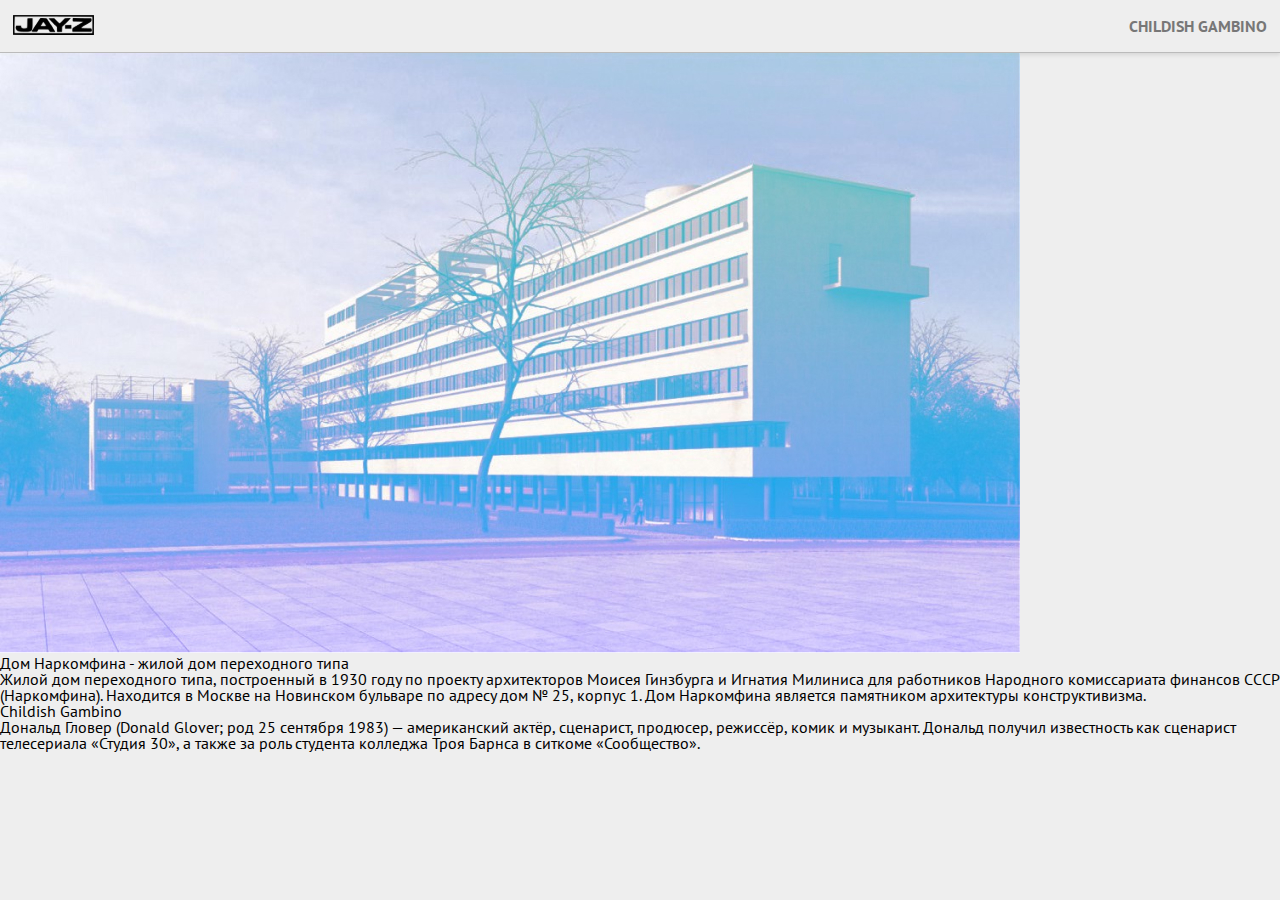
<file: index.html>
<!DOCTYPE html>
<html lang="en" dir="ltr">
  <head>
    <meta charset="utf-8">
    <meta name="viewport" content="width=device-width">
    <title>Главная</title>
    <link rel="stylesheet" href="stylesheets/style.css">
    <link rel="icon" type="image/x-icon" href="images/favicon.ico" />
    <link rel="icon" type="image/png" href="images/favicon.png" />
    <style media="screen">
      body {
        background: #eee;
      }
    </style>
  </head>
  <body>
   <div class="">
    <!-- шапка -->
    <div class="menubar">
      <a href="narkom.html"><img src="images/logo.svg" alt=""></a>
      <a href="indexx.html">CHILDISH GAMBINO</a>
    </div>

    <div class="index_item">
      <img src="images/narkomfin.jpg" alt="">
      <h1>Дом Наркомфина - жилой дом переходного типа</h1>
      <p>Жилой дом переходного типа, построенный в 1930 году по проекту архитекторов Моисея Гинзбурга и Игнатия Милиниса для работников Народного комиссариата финансов СССР (Наркомфина). Находится в Москве на Новинском бульваре по адресу дом № 25, корпус 1. Дом Наркомфина является памятником архитектуры конструктивизма.</p>
      <a href="jayz.html"></a>
    </div>
    <div class="index_item">
      <h1>Childish Gambino</h1>
      <p>Дональд Гловер (Donald Glover; род 25 сентября 1983) — американский актёр, сценарист, продюсер, режиссёр, комик и музыкант. Дональд получил известность как сценарист телесериала «Студия 30», а также за роль студента колледжа Троя Барнса в ситкоме «Сообщество».</p>
      <a href="childishgambino.html"></a>
    </div>

  </body>
</html>
</file>
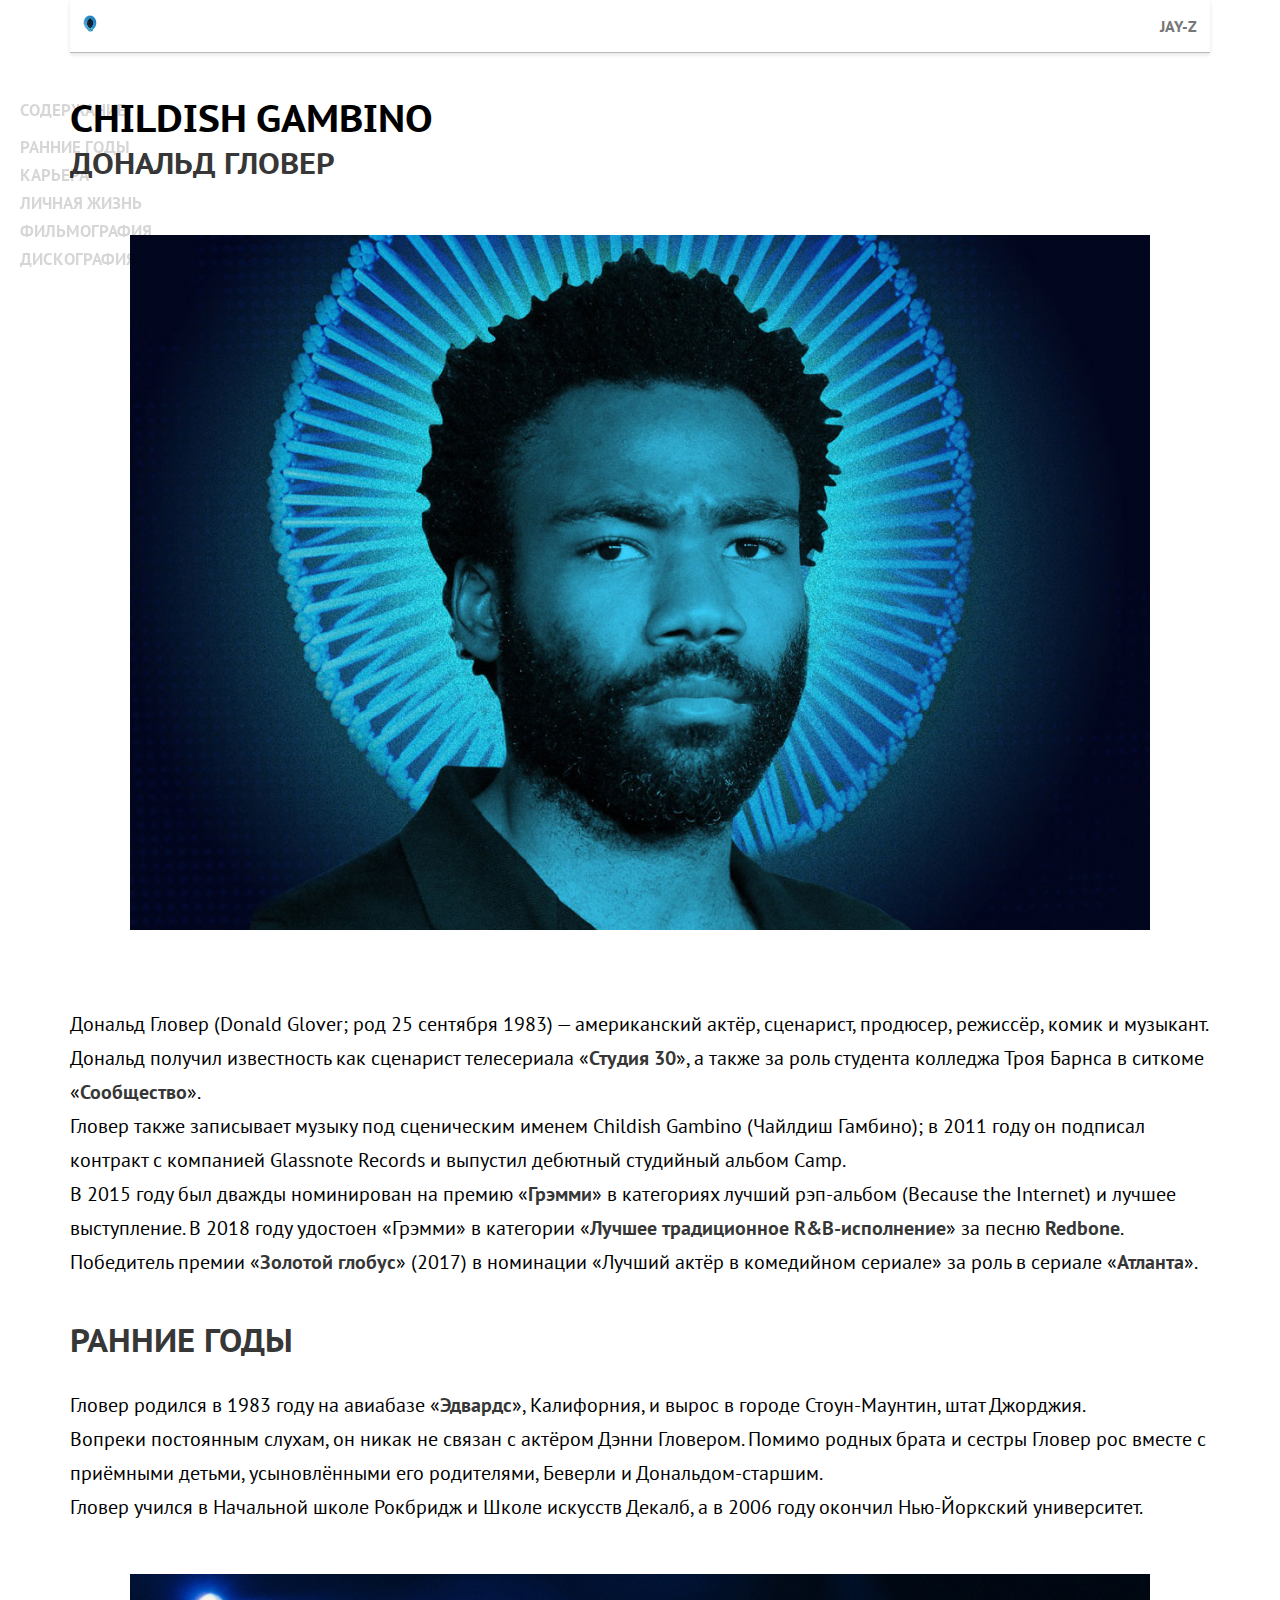
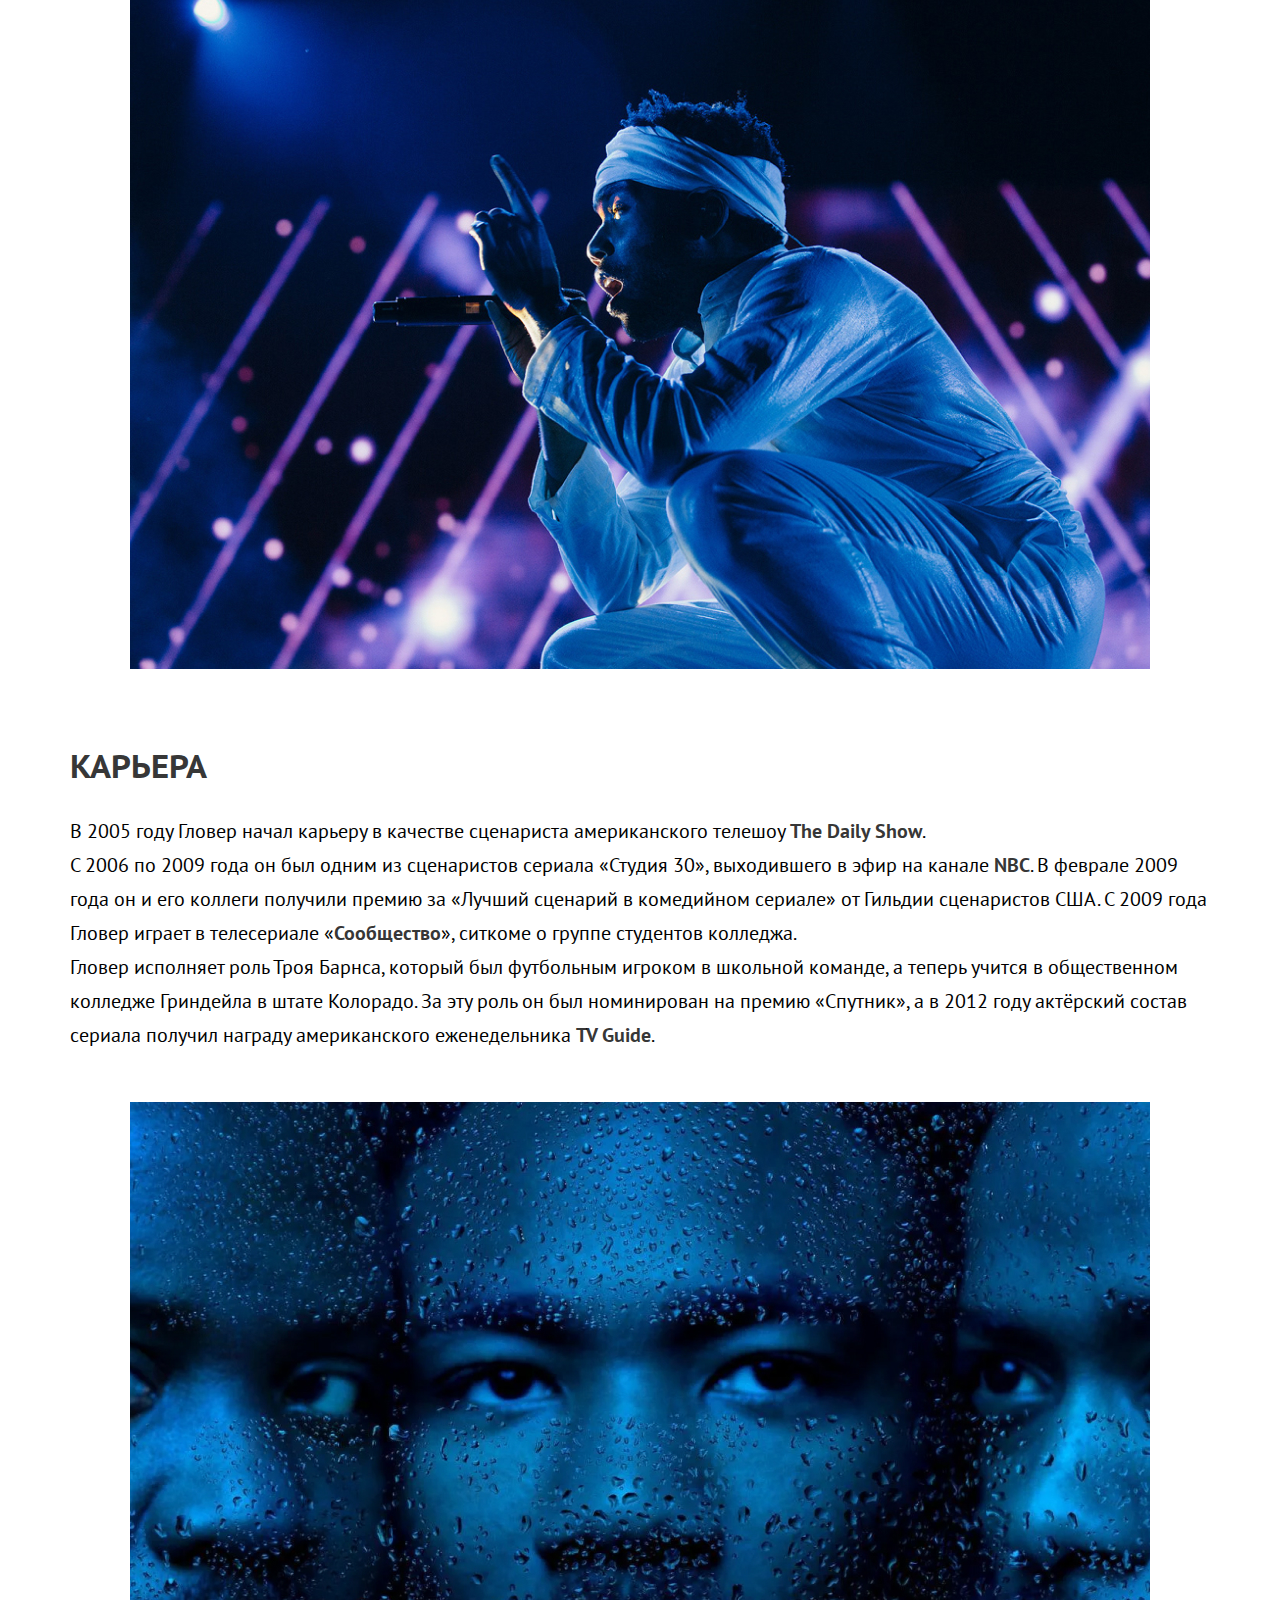
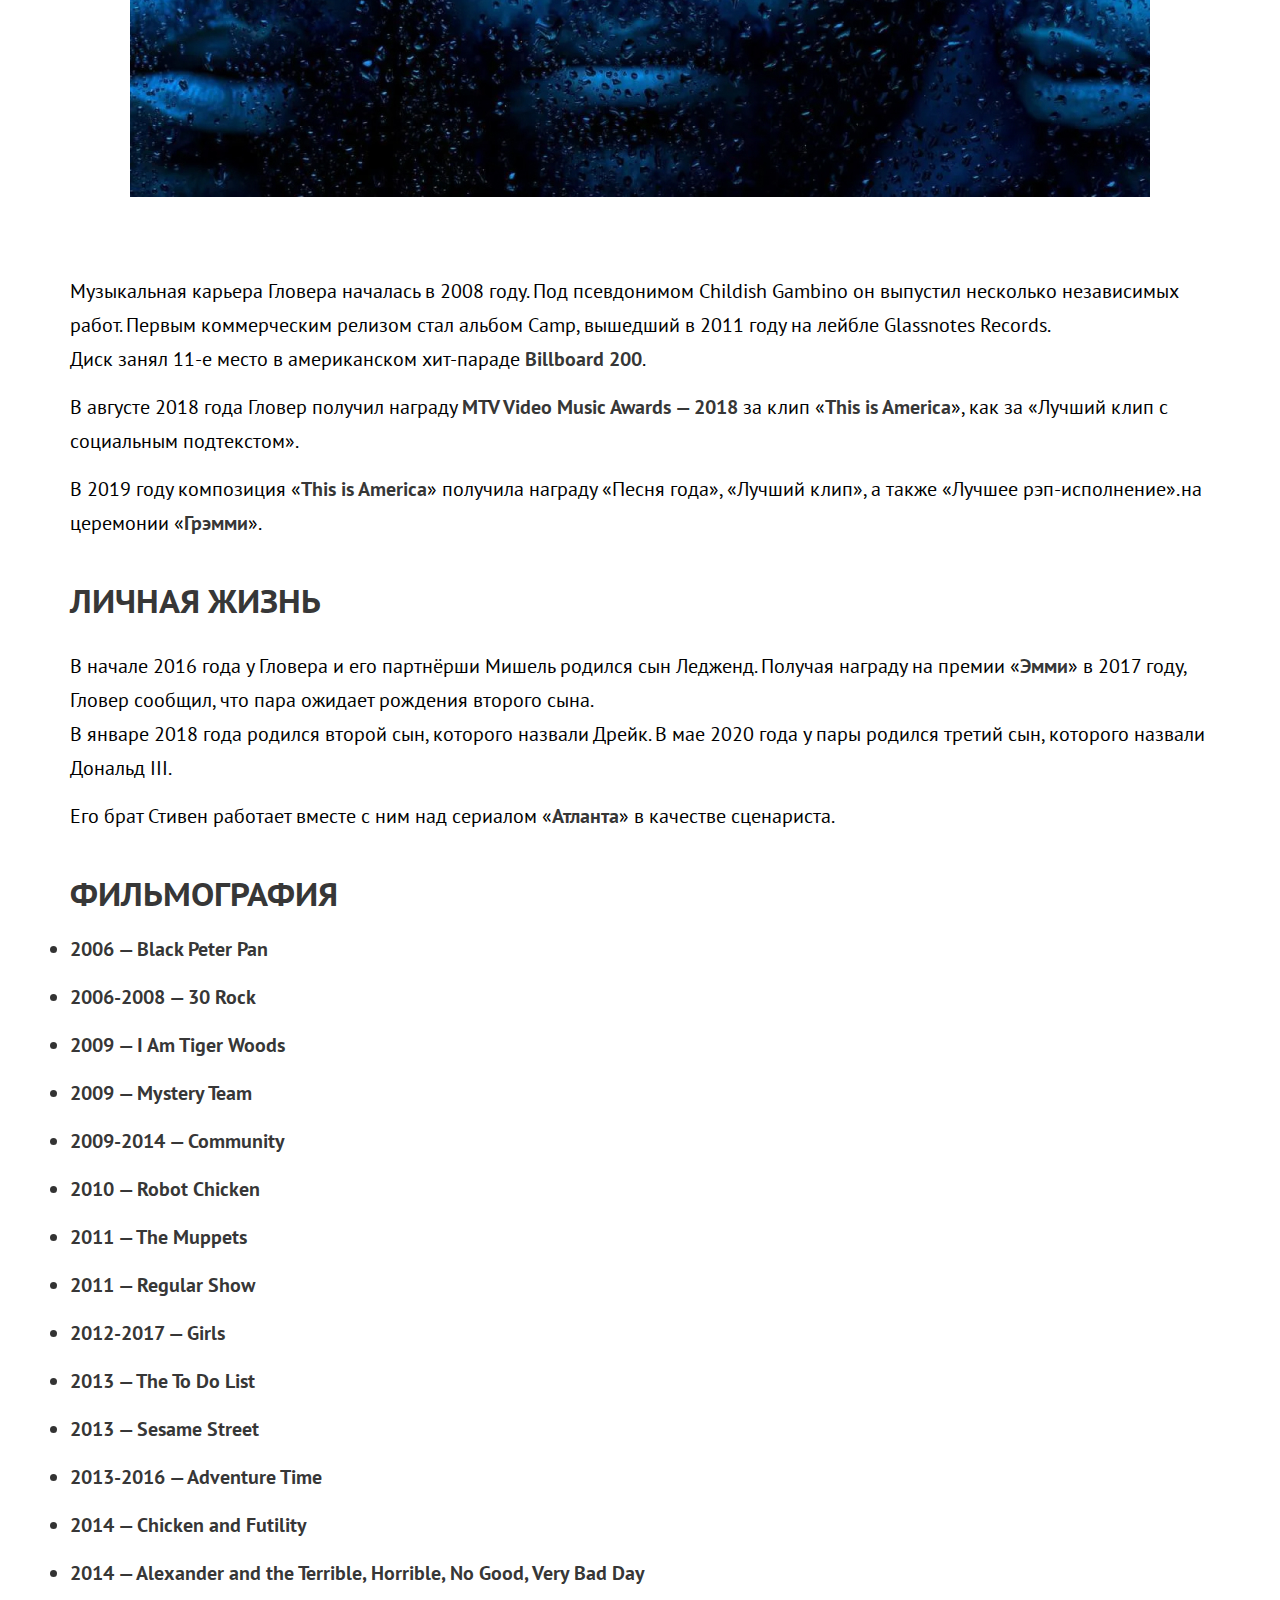
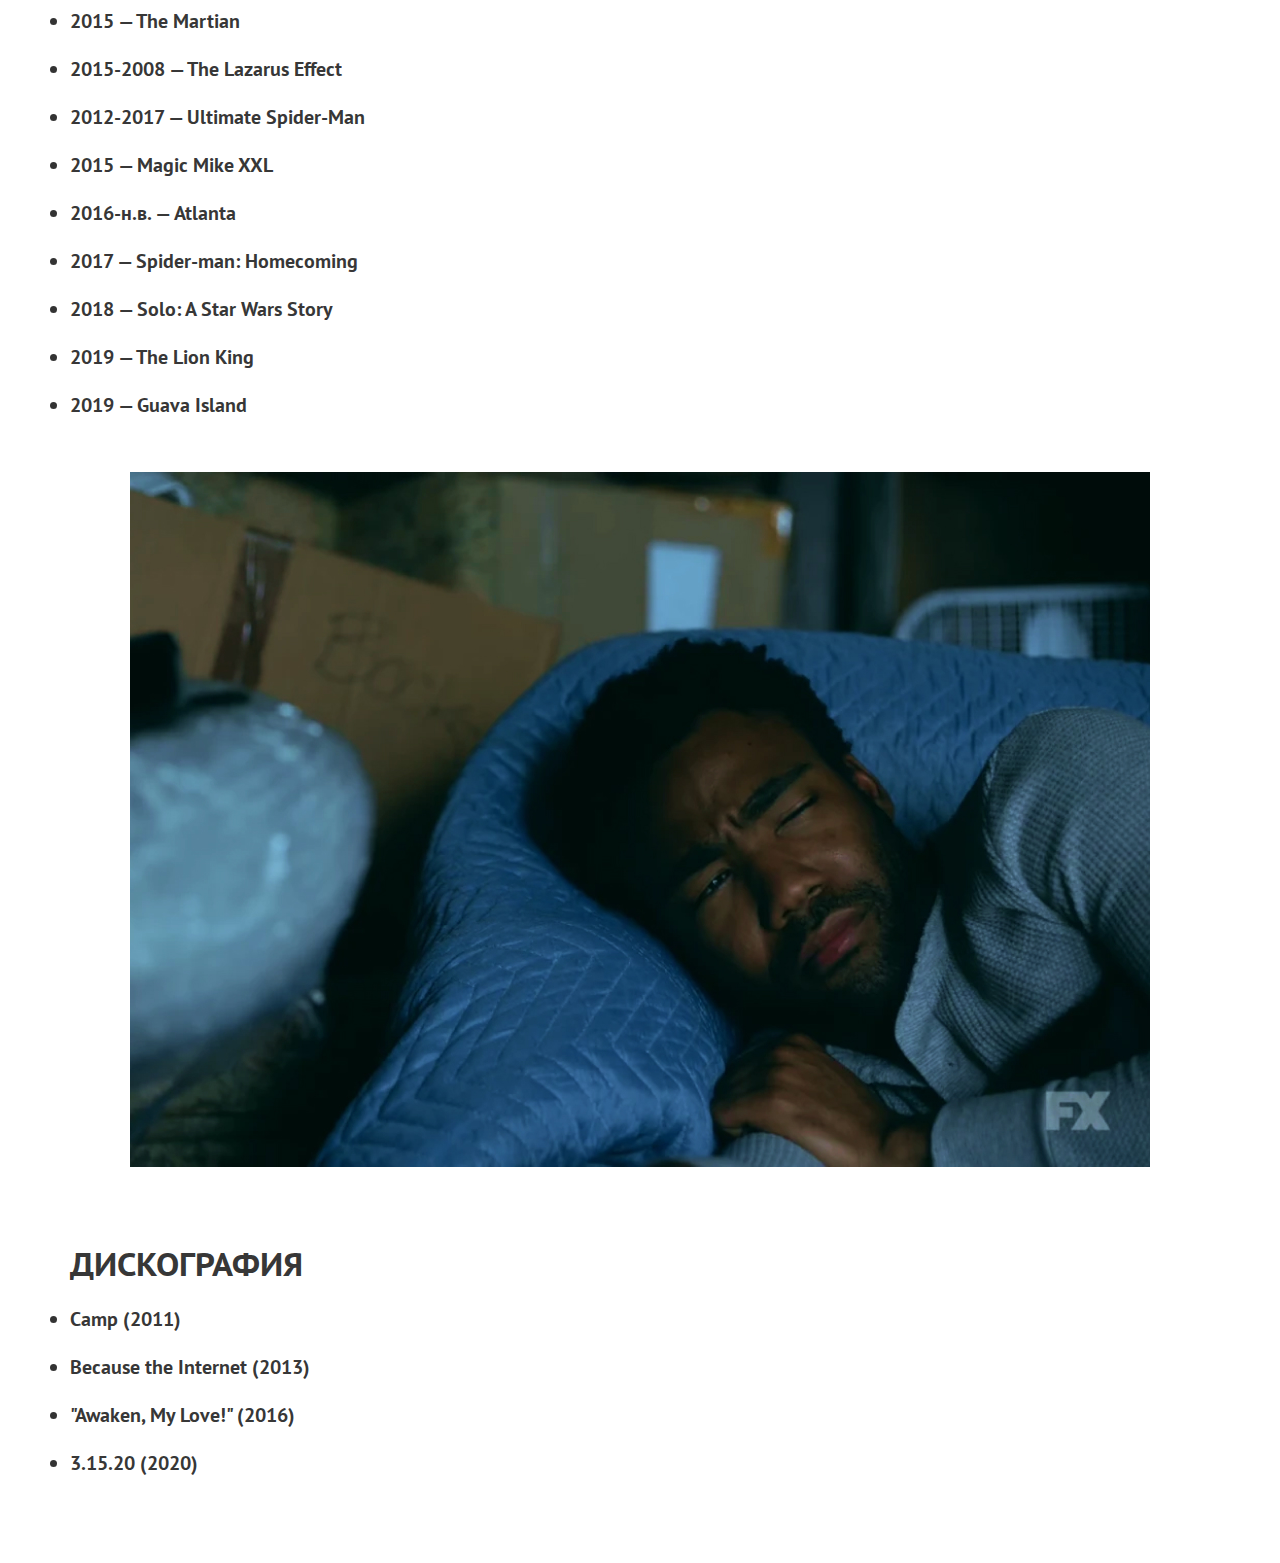
<file: childishgambino.html>
<!DOCTYPE html>
<html lang="en" dir="ltr">
  <head>
    <meta charset="utf-8">
    <meta name="viewport" content="width=device-width">
    <title>Childish Gambino</title>
    <link rel="stylesheet" href="stylesheets/style.css">
    <link rel="icon" type="image/x-icon" href="images/favicon.ico" />
    <link rel="icon" type="image/png" href="images/favicon.png" />
    <script src="javascripts/jquery-3.6.1.js" charset="utf-8"></script>
    <script src="javascripts/sidebar.js" charset="utf-8"></script>
      <!-- <script>
      $(function() {
        $('.sidebar a').each(function() {
          $(this).on('click', function(e) {
            e.preventDefault();
            var scrollTo = $(this).attr('href');
            var whitespace = scrollTo == '#s1' ? 110 : 30;
            $('html,body').animate({
              scrollTop: $(scrollTo).offset().top - whitespace
            }, 1000);
          });
        });
      });
      </script> -->
    </head>
    <body>
      <div class="contenier">
        <!-- шапка -->
        <div class="menubar">
          <a href="narkom.html"><img src="images/logo2.png" alt=""></a>
          <a href="index.html">JAY-Z</a>
        </div>
        <!-- меню -->
        <nav class="sidebar">
          <h2 class="now">Содержание</h2>
          <ol>
            <li><a href="#1">Ранние годы</a></li>
            <li><a href="#2">Карьера</a></li>
            <li><a href="#3">Личная жизнь</a></li>
            <li><a href="#4">Фильмография</a></li>
            <li><a href="#5">Дискография</a></li>
          </ol>
        </nav>
        <!-- контент -->
        <article class="">
         <h1>childish Gambino</h1>
          <h1 class="h1">Дональд Гловер</h1>
          <img src="images/CG1.jpg" alt="King Childish">
          <p>Дональд Гловер (Donald Glover; род 25 сентября 1983) — американский актёр, сценарист, продюсер, режиссёр, комик и музыкант. Дональд получил известность как сценарист телесериала «<a href="https://ru.wikipedia.org/wiki/%D0%A1%D1%82%D1%83%D0%B4%D0%B8%D1%8F_30">Студия 30</a>», а также за роль студента колледжа Троя Барнса в ситкоме «<a href="https://ru.wikipedia.org/wiki/%D0%A1%D0%BE%D0%BE%D0%B1%D1%89%D0%B5%D1%81%D1%82%D0%B2%D0%BE_(%D1%82%D0%B5%D0%BB%D0%B5%D1%81%D0%B5%D1%80%D0%B8%D0%B0%D0%BB)">Сообщество</a>». <br> Гловер также записывает музыку под сценическим именем Childish Gambino (Чайлдиш Гамбино); в 2011 году он подписал контракт с компанией Glassnote Records и выпустил дебютный студийный альбом Camp. <br> В 2015 году был дважды номинирован на премию «<a href="https://ru.wikipedia.org/wiki/%D0%93%D1%80%D1%8D%D0%BC%D0%BC%D0%B8">Грэмми</a>» в категориях лучший рэп-альбом (Because the Internet) и лучшее выступление. В 2018 году удостоен «Грэмми» в категории «<a href="https://en.wikipedia.org/wiki/Grammy_Award_for_Best_Traditional_R%26B_Performance">Лучшее традиционное R&B-исполнение</a>» за песню <a href="https://ru.wikipedia.org/wiki/Redbone_(%D0%BF%D0%B5%D1%81%D0%BD%D1%8F)">Redbone</a>. <br> Победитель премии «<a href="https://ru.wikipedia.org/wiki/%D0%97%D0%BE%D0%BB%D0%BE%D1%82%D0%BE%D0%B9_%D0%B3%D0%BB%D0%BE%D0%B1%D1%83%D1%81">Золотой глобус</a>» (2017) в номинации «Лучший актёр в комедийном сериале» за роль в сериале «<a href="https://ru.wikipedia.org/wiki/%D0%90%D1%82%D0%BB%D0%B0%D0%BD%D1%82%D0%B0_(%D1%82%D0%B5%D0%BB%D0%B5%D1%81%D0%B5%D1%80%D0%B8%D0%B0%D0%BB)">Атланта</a>».
          </p>
          <h2 id="1">Ранние годы</h2>
          <p>Гловер родился в 1983 году на авиабазе «<a href="https://ru.wikipedia.org/wiki/%D0%AD%D0%B4%D0%B2%D0%B0%D1%80%D0%B4%D1%81_(%D0%B0%D0%B2%D0%B8%D0%B0%D0%B1%D0%B0%D0%B7%D0%B0)">Эдвардс</a>», Калифорния, и вырос в городе Стоун-Маунтин, штат Джорджия. <br> Вопреки постоянным слухам, он никак не связан с актёром Дэнни Гловером. Помимо родных брата и сестры Гловер рос вместе с приёмными детьми, усыновлёнными его родителями, Беверли и Дональдом-старшим. <br> Гловер учился в Начальной школе Рокбридж и Школе искусств Декалб, а в 2006 году окончил Нью-Йоркский университет.</p>
          <img src="images/CG2.jpg" alt="King Childish">

          <h2 id="2">Карьера</h2>
          <p>В 2005 году Гловер начал карьеру в качестве сценариста американского телешоу <a href="https://ru.wikipedia.org/wiki/The_Daily_Show">The Daily Show</a>. <br> С 2006 по 2009 года он был одним из сценаристов сериала «Студия 30», выходившего в эфир на канале <a href="https://ru.wikipedia.org/wiki/NBC">NBC</a>. В феврале 2009 года он и его коллеги получили премию за «Лучший сценарий в комедийном сериале» от Гильдии сценаристов США. С 2009 года Гловер играет в телесериале «<a href="https://ru.wikipedia.org/wiki/%D0%A1%D0%BE%D0%BE%D0%B1%D1%89%D0%B5%D1%81%D1%82%D0%B2%D0%BE_(%D1%82%D0%B5%D0%BB%D0%B5%D1%81%D0%B5%D1%80%D0%B8%D0%B0%D0%BB)">Сообщество</a>», ситкоме о группе студентов колледжа. <br> Гловер исполняет роль Троя Барнса, который был футбольным игроком в школьной команде, а теперь учится в общественном колледже Гриндейла в штате Колорадо. За эту роль он был номинирован на премию «Спутник», а в 2012 году актёрский состав сериала получил награду американского еженедельника <a href="https://ru.wikipedia.org/wiki/TV_Guide">TV Guide</a>.</p>
          <img src="images/CG3.jpg" alt="King Childish">
          <p>Музыкальная карьера Гловера началась в 2008 году. Под псевдонимом Childish Gambino он выпустил несколько независимых работ. Первым коммерческим релизом стал альбом Camp, вышедший в 2011 году на лейбле Glassnotes Records. <br> Диск занял 11-е место в американском хит-параде <a href="https://ru.wikipedia.org/wiki/Billboard_200">Billboard 200</a>.</p>
          <p>В августе 2018 года Гловер получил награду <a href="https://ru.wikipedia.org/wiki/MTV_Video_Music_Awards">MTV Video Music Awards — 2018</a> за клип «<a href="https://ru.wikipedia.org/wiki/This_Is_America">This is America</a>», как за «Лучший клип с социальным подтекстом».</p>
          <p>В 2019 году композиция «<a href="https://ru.wikipedia.org/wiki/This_Is_America">This is America</a>» получила награду «Песня года», «Лучший клип», а также «Лучшее рэп-исполнение».на церемонии «<a href="https://ru.wikipedia.org/wiki/%D0%93%D1%80%D1%8D%D0%BC%D0%BC%D0%B8">Грэмми</a>».</p>

          <h2 id="3">Личная жизнь</h2>
          <p>В начале 2016 года у Гловера и его партнёрши Мишель родился сын Ледженд. Получая награду на премии «<a href="https://ru.wikipedia.org/wiki/%D0%AD%D0%BC%D0%BC%D0%B8">Эмми</a>» в 2017 году, Гловер сообщил, что пара ожидает рождения второго сына. <br> В январе 2018 года родился второй сын, которого назвали Дрейк. В мае 2020 года у пары родился третий сын, которого назвали Дональд III.</p>
          <p>Его брат Стивен работает вместе с ним над сериалом «<a href="https://ru.wikipedia.org/wiki/%D0%90%D1%82%D0%BB%D0%B0%D0%BD%D1%82%D0%B0_(%D1%82%D0%B5%D0%BB%D0%B5%D1%81%D0%B5%D1%80%D0%B8%D0%B0%D0%BB)">Атланта</a>» в качестве сценариста.</p>

          <h2 id="4">Фильмография</h2>
          <ul>
            <li>2006 — Black Peter Pan</li>
            <li>2006-2008 — 30 Rock</li>
            <li>2009 — I Am Tiger Woods</li>
            <li>2009 — Mystery Team</li>
            <li>2009-2014 — Community</li>
            <li>2010 — Robot Chicken</li>
            <li>2011 — The Muppets</li>
            <li>2011 — Regular Show</li>
            <li>2012-2017 — Girls</li>
            <li>2013 — 	The To Do List</li>
            <li>2013 — Sesame Street</li>
            <li>2013-2016 — Adventure Time</li>
            <li>2014 — Chicken and Futility</li>
            <li>2014 — Alexander and the Terrible, Horrible, No Good, Very Bad Day</li>
            <li>2015 — The Martian</li>
            <li>2015-2008 — The Lazarus Effect</li>
            <li>2012-2017 — Ultimate Spider-Man</li>
            <li>2015 — Magic Mike XXL</li>
            <li>2016-н.в. — Atlanta</li>
            <li>2017 — 	Spider-man: Homecoming</li>
            <li>2018 — 	Solo: A Star Wars Story</li>
            <li>2019 — The Lion King</li>
            <li>2019 — Guava Island</li>
          </ul>
          <img src="images/CG4.jpg" alt="King Childish">

          <h2 id="5">Дискография</h2>
          <ul>
            <li><a href="https://ru.wikipedia.org/w/index.php?title=Camp&action=edit&redlink=1">Camp</a> (2011)</li>
            <li><a href="https://ru.wikipedia.org/w/index.php?title=Because_the_Internet&action=edit&redlink=1">Because the Internet</a> (2013)</li>
              <li><a href="https://ru.wikipedia.org/w/index.php?title=%22Awaken,_My_Love!%22&action=edit&redlink=1">"Awaken, My Love!"</a> (2016)</li>
              <li><a href="https://ru.wikipedia.org/wiki/3.15.20">3.15.20</a> (2020)</li>
          </ul>
          <br>
          <br>
          <br>
        </article>
      </div>
  </body>
</html>
</file>
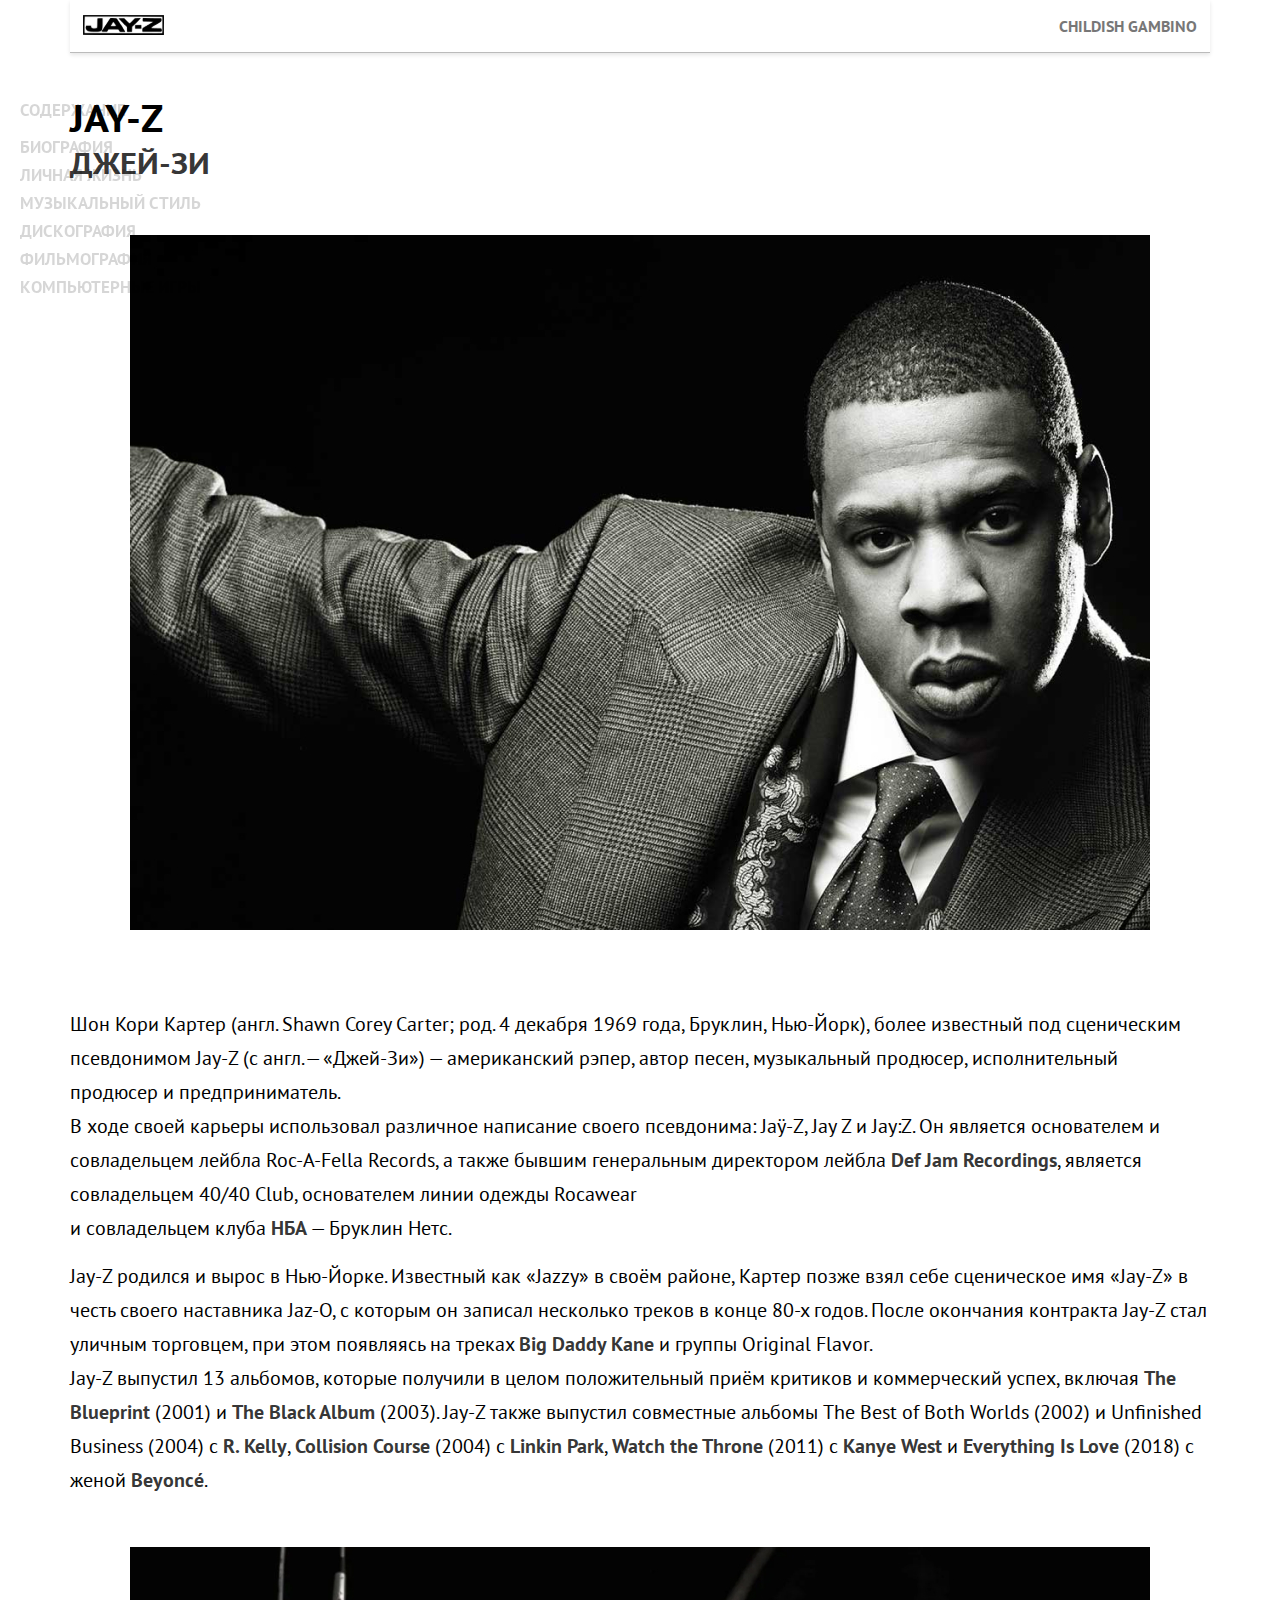
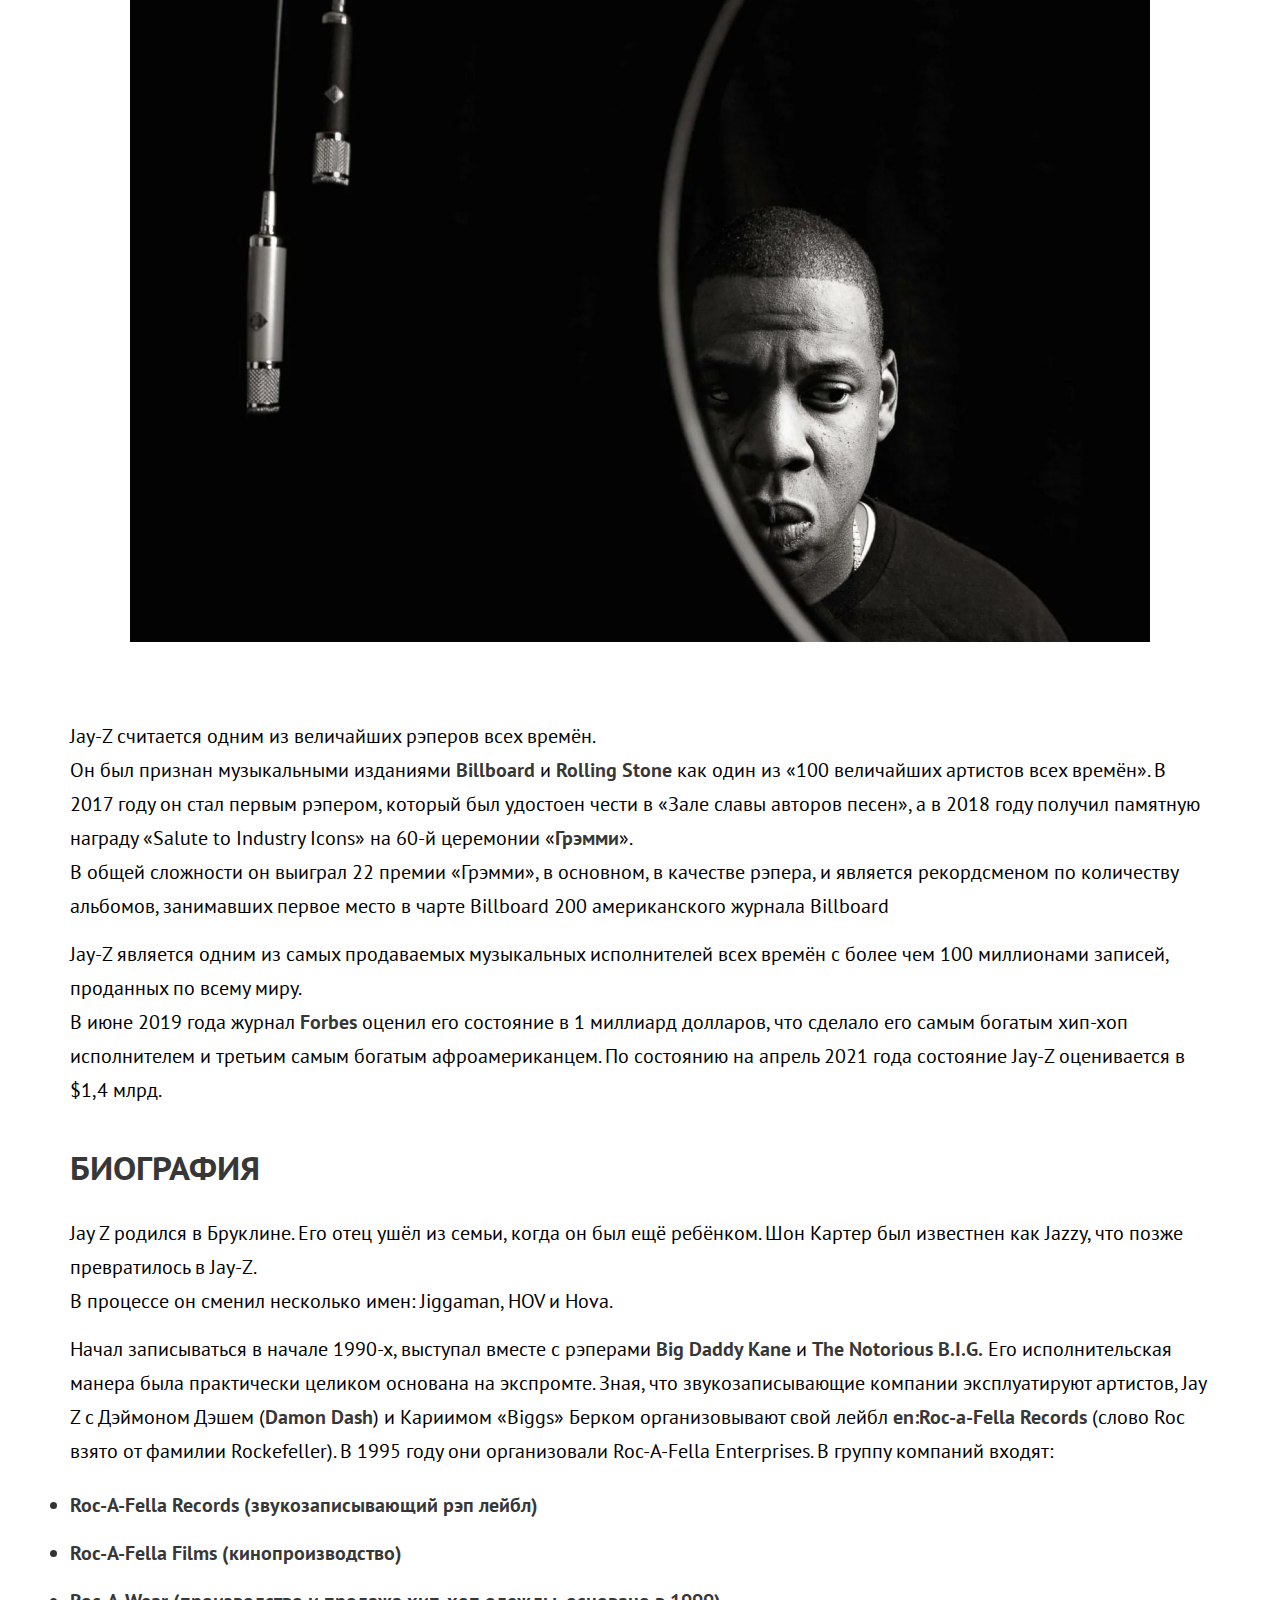
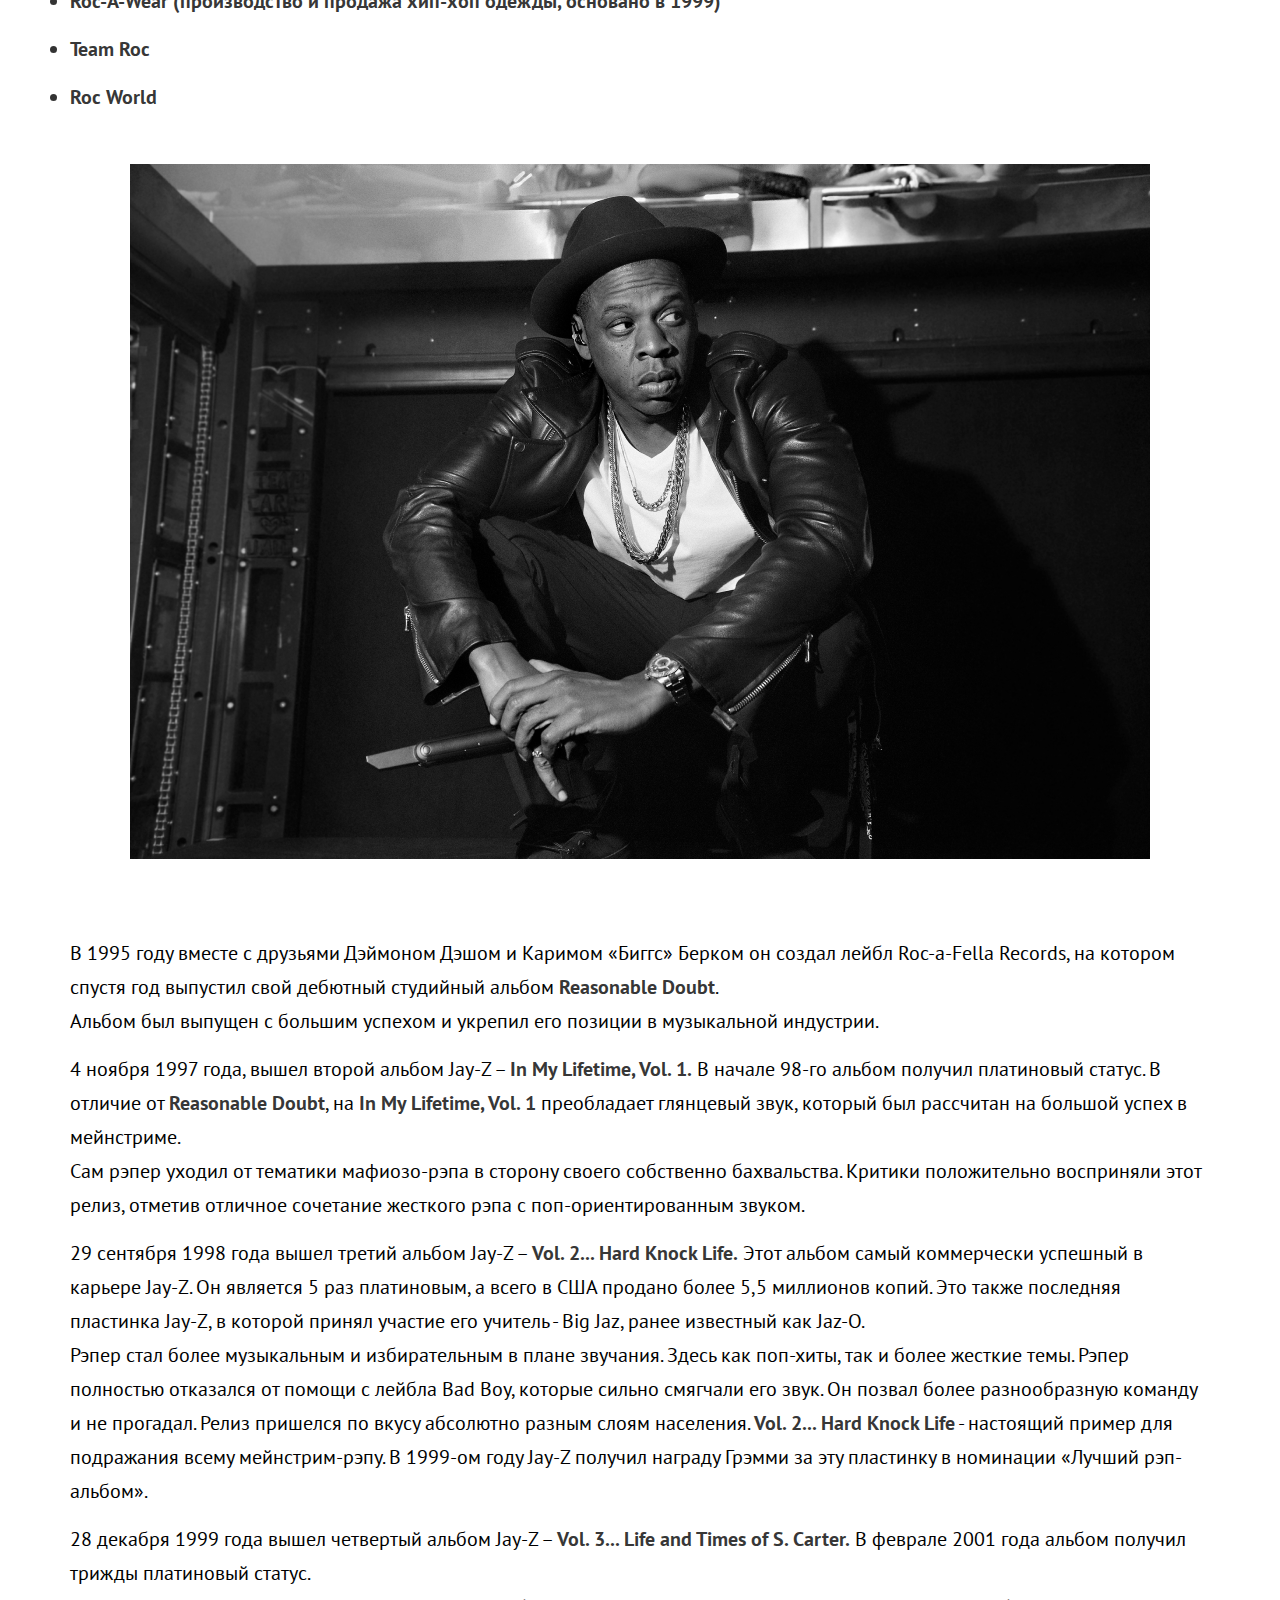
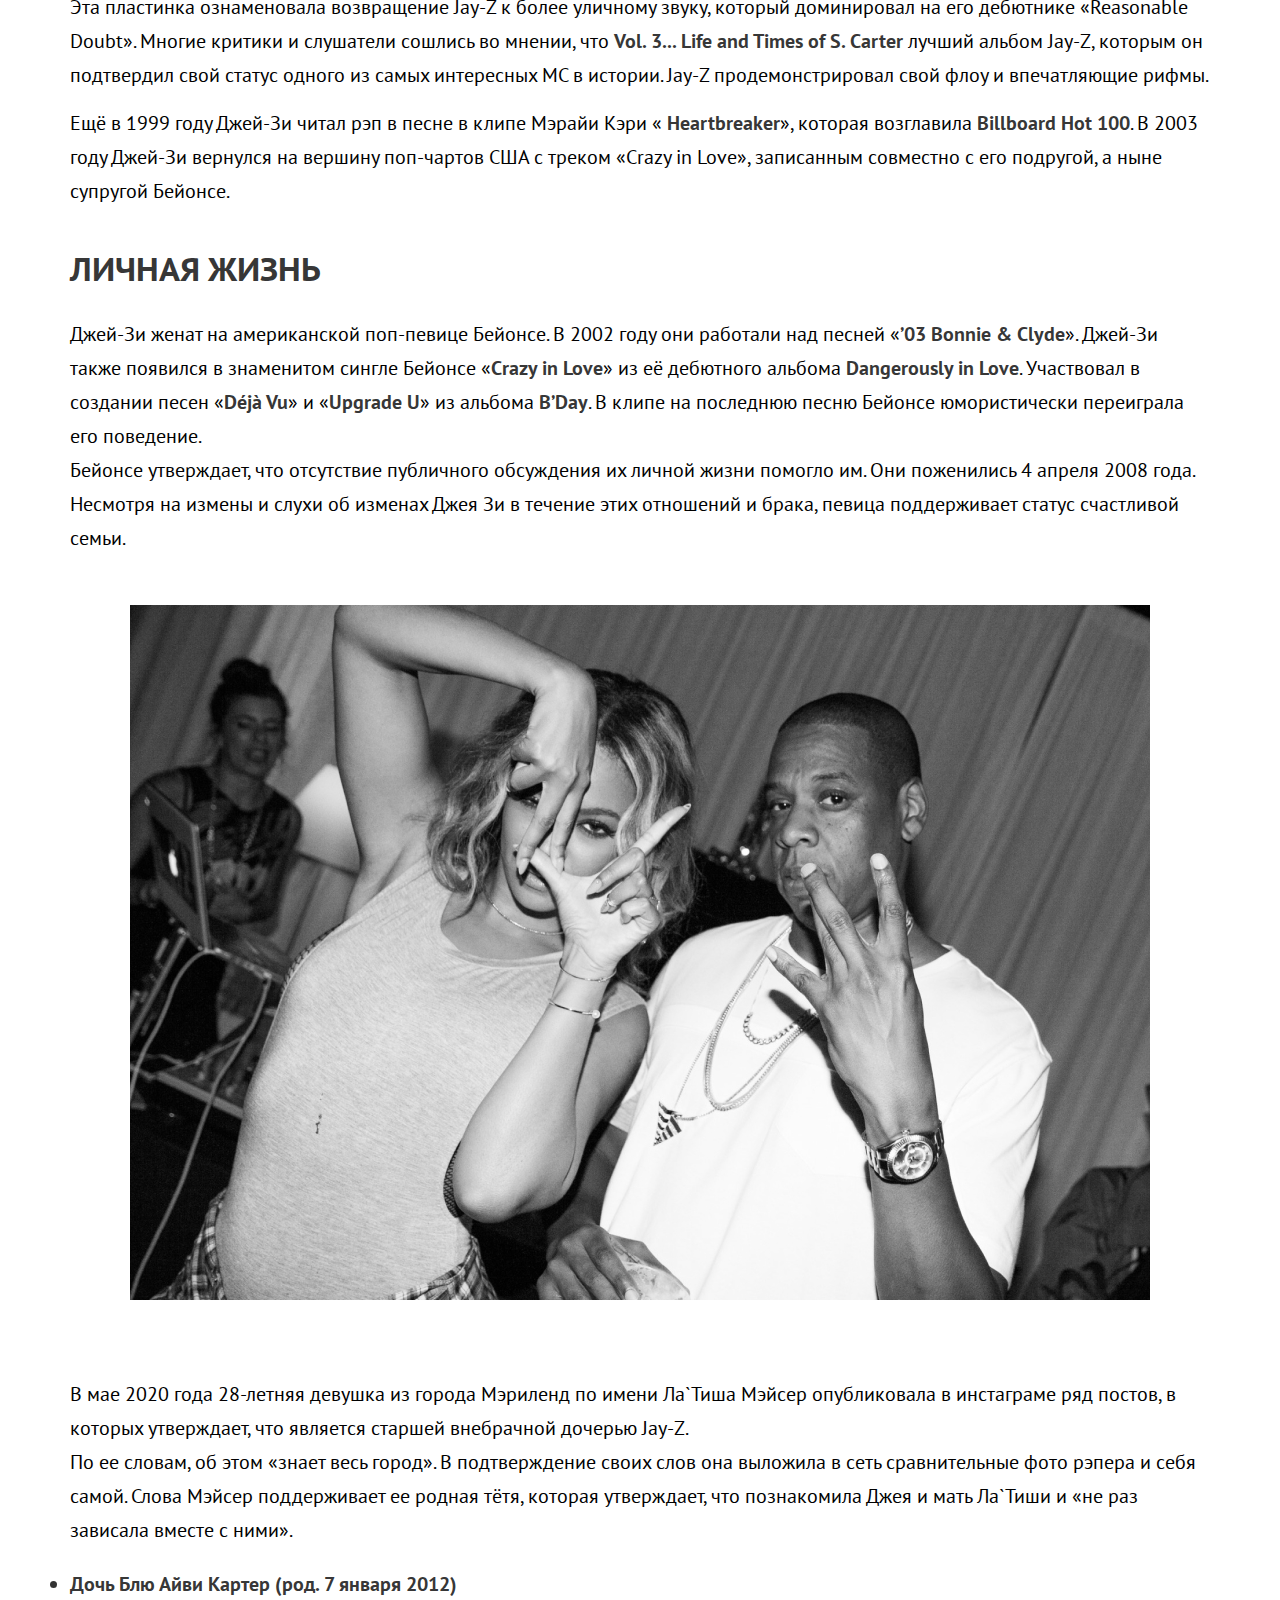
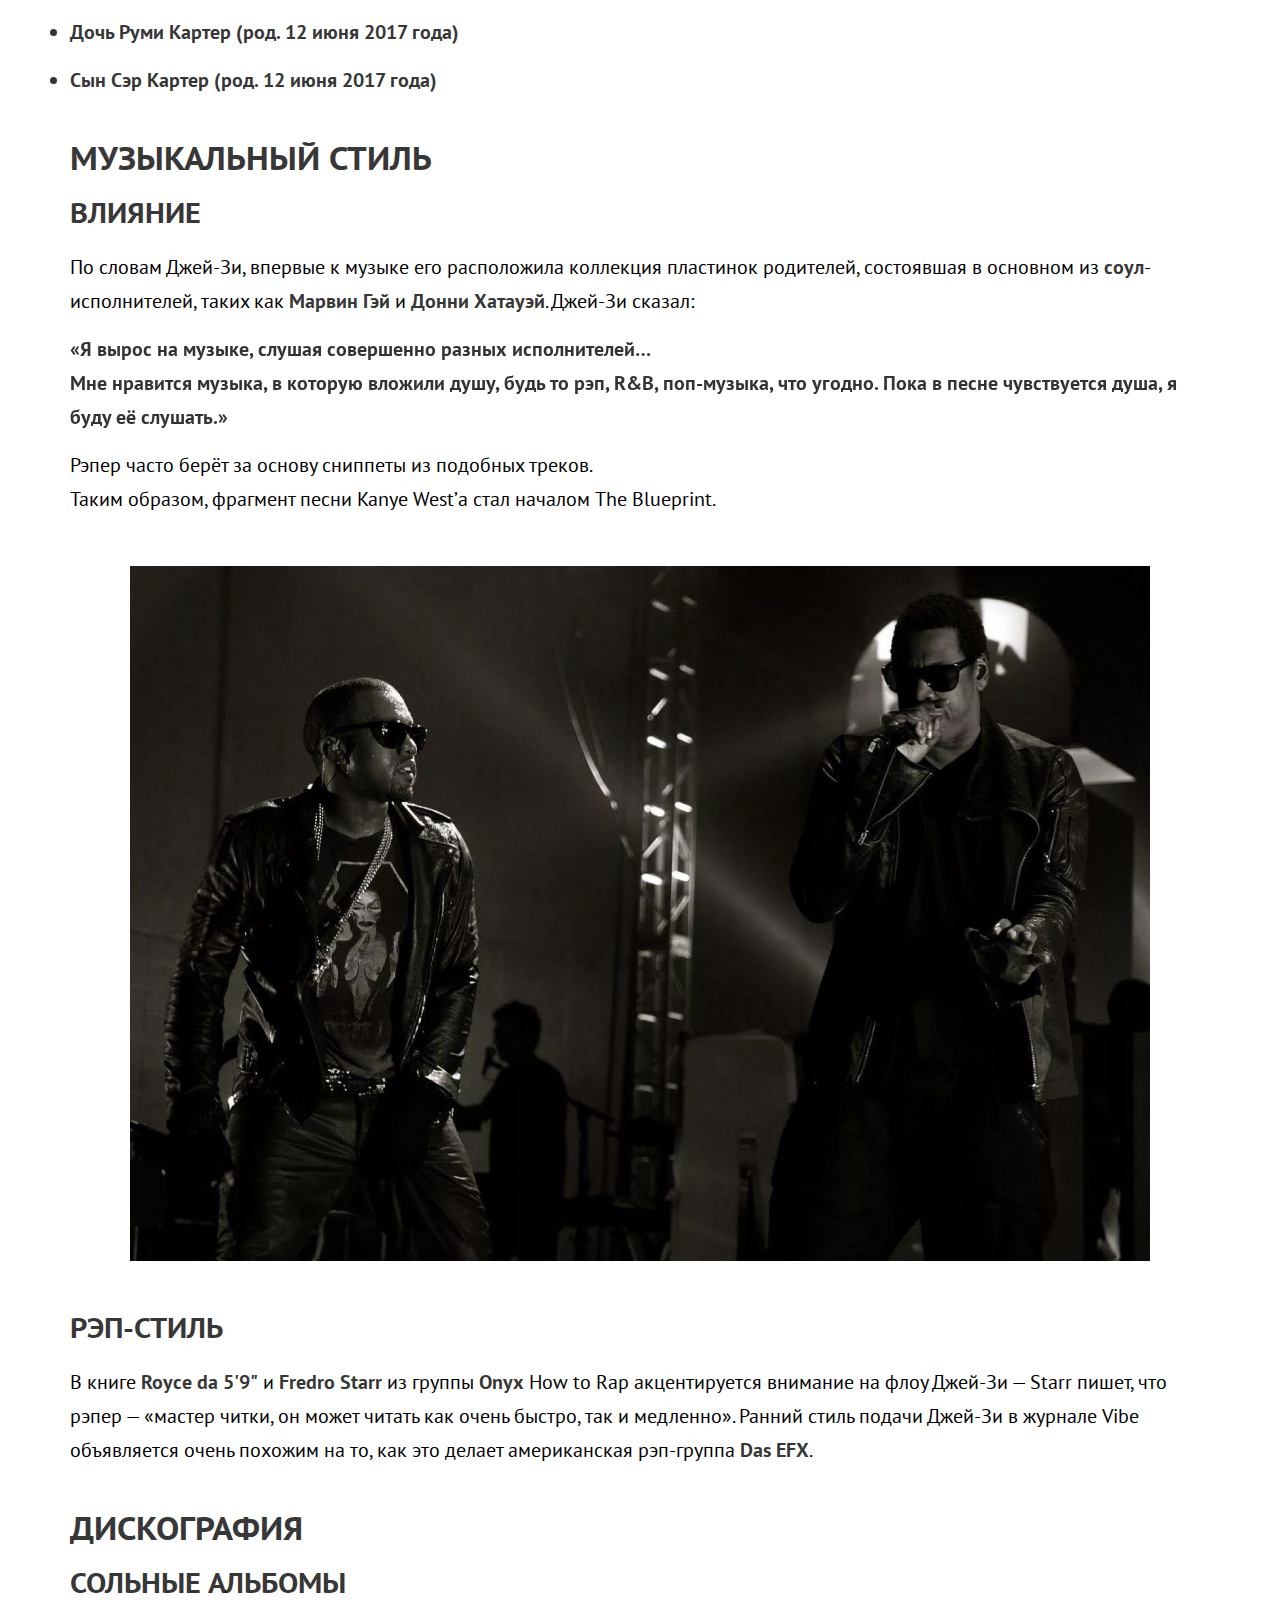
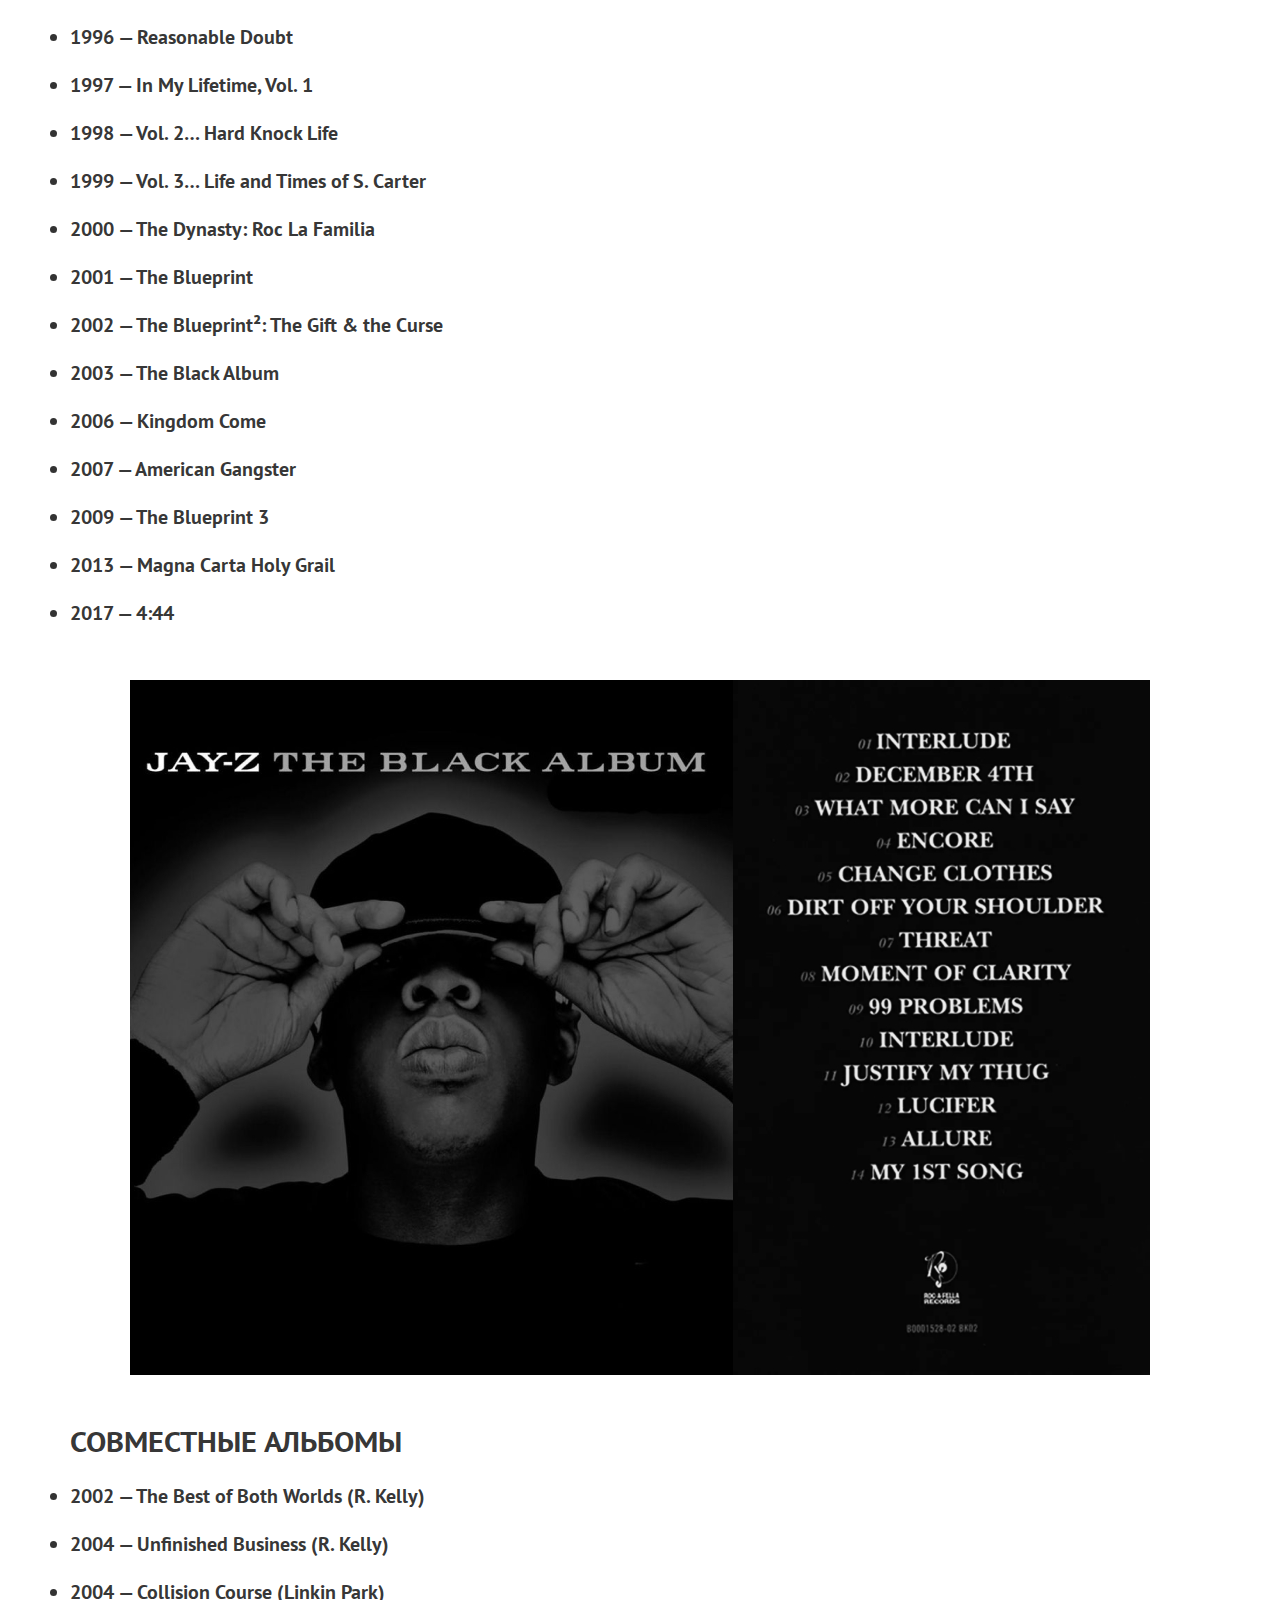
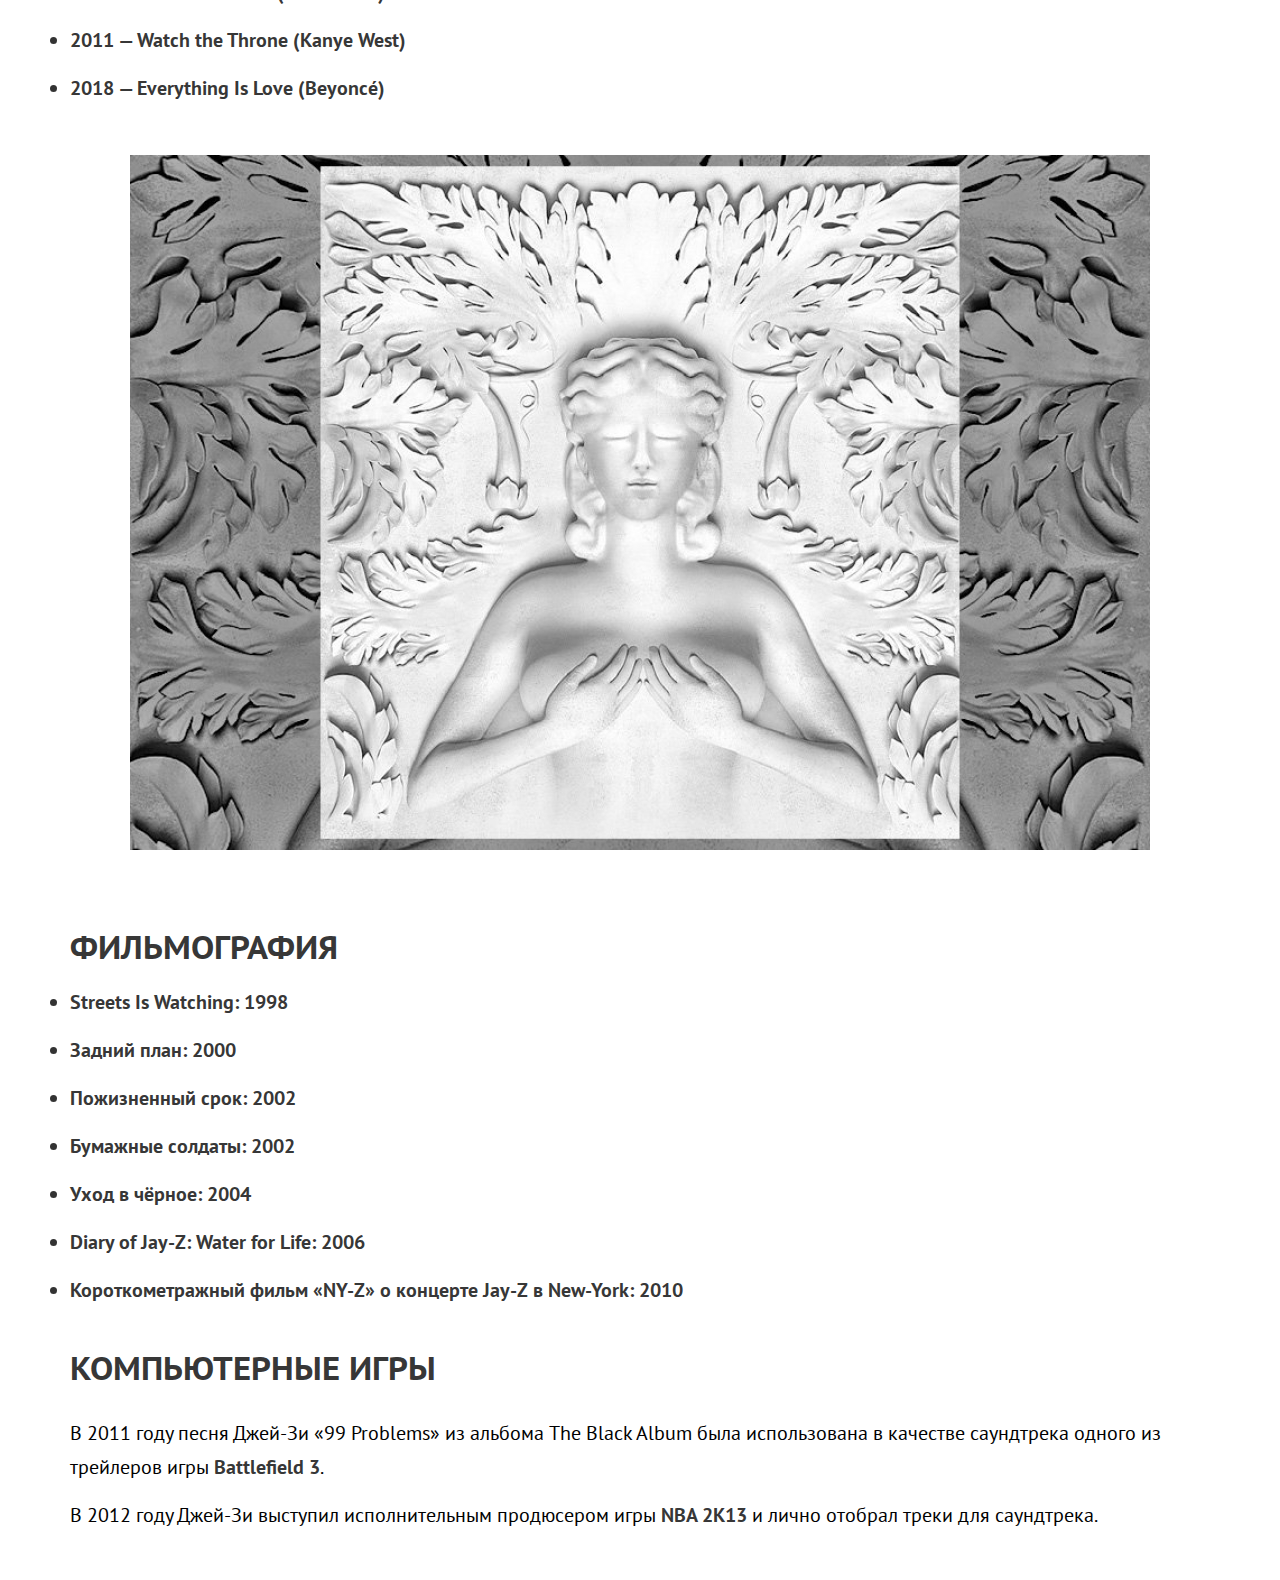
<file: jayz.html>
<!DOCTYPE html>
<html lang="en" dir="ltr">
  <head>
    <meta charset="utf-8">
    <meta name="viewport" content="width=device-width">
    <title>Jay-Z</title>
    <link rel="stylesheet" href="stylesheets/style.css">
    <link rel="icon" type="image/x-icon" href="images/favicon.ico" />
    <link rel="icon" type="image/png" href="images/favicon.png" />
    <script src="javascripts/jquery-3.6.1.js" charset="utf-8"></script>
    <script src="javascripts/sidebar.js" charset="utf-8"></script>
    </head>
    <body>
      <div class="contenier">
        <!-- шапка -->
        <div class="menubar">
          <a href="narkom.html"><img src="images/logo.svg" alt=""></a>
          <a href="indexx.html">CHILDISH GAMBINO</a>
        </div>
        <!-- меню -->
        <nav class="sidebar">
          <h2 class="now">Содержание</h2>
          <ol>
            <li><a href="#1">Биография</a></li>
            <li><a href="#2">Личная жизнь</a></li>
            <li><a href="#3">Музыкальный стиль</a></li>
            <li><a href="#4">Дискография</a></li>
            <li><a href="#5">Фильмография</a></li>
            <li><a href="#6">Компьютерные игры</a></li>
          </ol>
        </nav>
        <!-- контент -->
        <article class="">
         <h1>Jay-Z</h1>
          <h1 class="h1">Джей-Зи</h1>
          <img src="images/Jay-Z.jpg" alt="King Jay-Z">
          <p>Шон Кори Картер (англ. Shawn Corey Carter; род. 4 декабря 1969 года, Бруклин, Нью-Йорк), более известный под сценическим псевдонимом Jay-Z (с англ. — «Джей-Зи») — американский рэпер, автор песен, музыкальный продюсер, исполнительный продюсер и предприниматель. <br> В ходе своей карьеры использовал различное написание своего псевдонима: Jaÿ-Z, Jay Z и Jay:Z. Он является основателем и совладельцем лейбла Roc-A-Fella Records, а также бывшим генеральным директором лейбла <a href="https://ru.wikipedia.org/wiki/Def_Jam_Recordings">Def Jam Recordings</a>, является совладельцем 40/40 Club, основателем линии одежды Rocawear <br> и совладельцем клуба <a href="https://ru.wikipedia.org/wiki/%D0%9D%D0%B0%D1%86%D0%B8%D0%BE%D0%BD%D0%B0%D0%BB%D1%8C%D0%BD%D0%B0%D1%8F_%D0%B1%D0%B0%D1%81%D0%BA%D0%B5%D1%82%D0%B1%D0%BE%D0%BB%D1%8C%D0%BD%D0%B0%D1%8F_%D0%B0%D1%81%D1%81%D0%BE%D1%86%D0%B8%D0%B0%D1%86%D0%B8%D1%8F">НБА</a> — Бруклин Нетс.
          </p>
          <p>Jay-Z родился и вырос в Нью-Йорке. Известный как «Jazzy» в своём районе, Картер позже взял себе сценическое имя «Jay-Z» в честь своего наставника Jaz-O, с которым он записал несколько треков в конце 80-х годов. После окончания контракта Jay-Z стал уличным торговцем, при этом появляясь на треках <a href="https://ru.wikipedia.org/wiki/Big_Daddy_Kane">Big Daddy Kane</a> и группы Original Flavor. <br> Jay-Z выпустил 13 альбомов, которые получили в целом положительный приём критиков и коммерческий успех, включая <a href="https://ru.wikipedia.org/w/index.php?title=The_Blueprint&action=edit&redlink=1">The Blueprint </a>(2001) и <a href="https://ru.wikipedia.org/w/index.php?title=The_Black_Album_(%D0%B0%D0%BB%D1%8C%D0%B1%D0%BE%D0%BC_Jay-Z)&action=edit&redlink=1">The Black Album </a>(2003). Jay-Z также выпустил совместные альбомы The Best of Both Worlds (2002) и Unfinished Business (2004) с <a href="https://ru.wikipedia.org/wiki/R._Kelly">R. Kelly</a>, <a href="https://ru.wikipedia.org/wiki/Collision_Course">Collision Course </a>(2004) с <a href="https://ru.wikipedia.org/wiki/Linkin_Park">Linkin Park</a>, <a href="https://ru.wikipedia.org/wiki/Watch_the_Throne"> Watch the Throne</a> (2011) с <a href="https://ru.wikipedia.org/wiki/Kanye_West">Kanye West</a> и <a href="https://ru.wikipedia.org/wiki/Everything_Is_Love">Everything Is Love</a> (2018) с женой <a href="https://ru.wikipedia.org/wiki/Beyonc%C3%A9">Beyoncé</a>.</p>
          <img src="images/Jay-Z2.jpg" alt="King Jay-Z">
          <p>Jay-Z считается одним из величайших рэперов всех времён. <br> Он был признан музыкальными изданиями <a href="https://ru.wikipedia.org/wiki/Billboard">Billboard</a> и <a href="https://ru.wikipedia.org/wiki/Rolling_Stone">Rolling Stone</a> как один из «100 величайших артистов всех времён». В 2017 году он стал первым рэпером, который был удостоен чести в «Зале славы авторов песен», а в 2018 году получил памятную награду «Salute to Industry Icons» на 60-й церемонии «<a href="https://ru.wikipedia.org/wiki/%D0%93%D1%80%D1%8D%D0%BC%D0%BC%D0%B8">Грэмми</a>». <br> В общей сложности он выиграл 22 премии «Грэмми», в основном, в качестве рэпера, и является рекордсменом по количеству альбомов, занимавших первое место в чарте Billboard 200 американского журнала Billboard</p>
          <p>Jay-Z является одним из самых продаваемых музыкальных исполнителей всех времён с более чем 100 миллионами записей, проданных по всему миру. <br> В июне 2019 года журнал <a href="https://ru.wikipedia.org/wiki/Forbes">Forbes</a> оценил его состояние в 1 миллиард долларов, что сделало его самым богатым хип-хоп исполнителем и третьим самым богатым афроамериканцем. По состоянию на апрель 2021 года состояние Jay-Z оценивается в $1,4 млрд.</p>

          <h2 id="1">Биография</h2>
          <p>Jay Z родился в Бруклине. Его отец ушёл из семьи, когда он был ещё ребёнком. Шон Картер был известнен как Jazzy, что позже превратилось в Jay-Z. <br> В процессе он сменил несколько имен: Jiggaman, HOV и Hova.</p>
          <p>Начал записываться в начале 1990-х, выступал вместе с рэперами <a href="https://ru.wikipedia.org/wiki/Big_Daddy_Kane">Big Daddy Kane</a> и <a href="https://ru.wikipedia.org/wiki/The_Notorious_B.I.G.">The Notorious B.I.G.</a> Его исполнительская манера была практически целиком основана на экспромте. Зная, что звукозаписывающие компании эксплуатируют артистов, Jay Z с Дэймоном Дэшем (<a href="https://ru.wikipedia.org/w/index.php?title=Damon_Dash&action=edit&redlink=1">Damon Dash</a>) и Кариимом «Biggs» Берком организовывают свой лейбл <a href="https://en.wikipedia.org/wiki/Roc-a-Fella_Records">en:Roc-a-Fella Records</a> (слово Roc взято от фамилии Rockefeller). В 1995 году они организовали Roc-A-Fella Enterprises. В группу компаний входят:</p>
          <ul>
            <li>Roc-A-Fella Records (звукозаписывающий рэп лейбл)</li>
            <li>Roc-A-Fella Films (кинопроизводство)</li>
            <li> <i>Roc-A-Wear (производство и продажа хип-хоп одежды, основано в 1999)</i> </li>
            <li>Team Roc</li>
            <li>Roc World</li>
          </ul>
          <img src="images/Jay-Z3.jpg" alt="King Jay-Z">
          <p>В 1995 году вместе с друзьями Дэймоном Дэшом и Каримом «Биггс» Берком он создал лейбл Roc-a-Fella Records, на котором спустя год выпустил свой дебютный студийный альбом <a href="https://ru.wikipedia.org/wiki/Reasonable_Doubt">Reasonable Doubt</a>. <br> Альбом был выпущен с большим успехом и укрепил его позиции в музыкальной индустрии.</p>
          <p>4 ноября 1997 года, вышел второй альбом Jay-Z – <a href="https://ru.wikipedia.org/wiki/In_My_Lifetime,_Vol._1">In My Lifetime, Vol. 1.</a> В начале 98-го альбом получил платиновый статус. В отличие от <a href="https://ru.wikipedia.org/wiki/Reasonable_Doubt">Reasonable Doubt</a>, на <a href="https://ru.wikipedia.org/wiki/In_My_Lifetime,_Vol._1">In My Lifetime, Vol. 1</a> преобладает глянцевый звук, который был рассчитан на большой успех в мейнстриме. <br> Сам рэпер уходил от тематики мафиозо-рэпа в сторону своего собственно бахвальства. Критики положительно восприняли этот релиз, отметив отличное сочетание жесткого рэпа с поп-ориентированным звуком.</p>
          <p>29 сентября 1998 года вышел третий альбом Jay-Z – <a href="https://ru.wikipedia.org/w/index.php?title=Vol._2..._Hard_Knock_Life&action=edit&redlink=1">Vol. 2... Hard Knock Life.</a> Этот альбом самый коммерчески успешный в карьере Jay-Z. Он является 5 раз платиновым, а всего в США продано более 5,5 миллионов копий. Это также последняя пластинка Jay-Z, в которой принял участие его учитель - Big Jaz, ранее известный как Jaz-O. <br> Рэпер стал более музыкальным и избирательным в плане звучания. Здесь как поп-хиты, так и более жесткие темы. Рэпер полностью отказался от помощи с лейбла Bad Boy, которые сильно смягчали его звук. Он позвал более разнообразную команду и не прогадал. Релиз пришелся по вкусу абсолютно разным слоям населения. <a href="https://ru.wikipedia.org/w/index.php?title=Vol._2..._Hard_Knock_Life&action=edit&redlink=1">Vol. 2... Hard Knock Life</a> - настоящий пример для подражания всему мейнстрим-рэпу. В 1999-ом году Jay-Z получил награду Грэмми за эту пластинку в номинации «Лучший рэп-альбом».</p>
          <p>28 декабря 1999 года вышел четвертый альбом Jay-Z – <a href="https://ru.wikipedia.org/w/index.php?title=Vol._3..._Life_and_Times_of_S._Carter&action=edit&redlink=1">Vol. 3... Life and Times of S. Carter.</a> В феврале 2001 года альбом получил трижды платиновый статус. <br> Эта пластинка ознаменовала возвращение Jay-Z к более уличному звуку, который доминировал на его дебютнике «Reasonable Doubt». Многие критики и слушатели сошлись во мнении, что <a href="https://ru.wikipedia.org/w/index.php?title=Vol._3..._Life_and_Times_of_S._Carter&action=edit&redlink=1">Vol. 3... Life and Times of S. Carter</a> лучший альбом Jay-Z, которым он подтвердил свой статус одного из самых интересных MC в истории. Jay-Z продемонстрировал свой флоу и впечатляющие рифмы.</p>
          <p>Ещё в 1999 году Джей-Зи читал рэп в песне в клипе Мэрайи Кэри « <a href="https://ru.wikipedia.org/wiki/Heartbreaker_(%D0%BF%D0%B5%D1%81%D0%BD%D1%8F_%D0%9C%D1%8D%D1%80%D0%B0%D0%B9%D0%B8_%D0%9A%D1%8D%D1%80%D0%B8)">Heartbreaker</a>», которая возглавила <a href="https://ru.wikipedia.org/wiki/Billboard_Hot_100">Billboard Hot 100</a>. В 2003 году Джей-Зи вернулся на вершину поп-чартов США с треком «Crazy in Love», записанным совместно с его подругой, а ныне супругой Бейонсе.</p>

          <h2 id="2">Личная жизнь</h2>
          <p>Джей-Зи женат на американской поп-певице Бейонсе. В 2002 году они работали над песней «<a href="https://ru.wikipedia.org/wiki/%E2%80%9903_Bonnie_%26_Clyde">’03 Bonnie & Clyde</a>». Джей-Зи также появился в знаменитом сингле Бейонсе «<a href="https://ru.wikipedia.org/wiki/Crazy_in_Love">Crazy in Love</a>» из её дебютного альбома <a href="https://ru.wikipedia.org/wiki/Dangerously_in_Love">Dangerously in Love</a>. Участвовал в создании песен «<a href="https://ru.wikipedia.org/wiki/D%C3%A9j%C3%A0_Vu_(%D0%BF%D0%B5%D1%81%D0%BD%D1%8F_%D0%91%D0%B5%D0%B9%D0%BE%D0%BD%D1%81%D0%B5)">Déjà Vu</a>» и «<a href="https://ru.wikipedia.org/wiki/Upgrade_U">Upgrade U</a>» из альбома <a href="https://ru.wikipedia.org/wiki/B%E2%80%99Day">B’Day</a>. В клипе на последнюю песню Бейонсе юмористически переиграла его поведение. <br> Бейонсе утверждает, что отсутствие публичного обсуждения их личной жизни помогло им. Они поженились 4 апреля 2008 года. Несмотря на измены и слухи об изменах Джея Зи в течение этих отношений и брака, певица поддерживает статус счастливой семьи.</p>
          <img src="images/Jay-Z4.jpg" alt="King Jay-Z">
          <p>В мае 2020 года 28-летняя девушка из города Мэриленд по имени Ла`Тиша Мэйсер опубликовала в инстаграме ряд постов, в которых утверждает, что является старшей внебрачной дочерью Jay-Z. <br> По ее словам, об этом «знает весь город». В подтверждение своих слов она выложила в сеть сравнительные фото рэпера и себя самой. Слова Мэйсер поддерживает ее родная тётя, которая утверждает, что познакомила Джея и мать Ла`Тиши и «не раз зависала вместе с ними».</p>
          <ul>
            <li>Дочь Блю Айви Картер (род. 7 января 2012)</li>
            <li>Дочь Руми Картер (род. 12 июня 2017 года)</li>
            <li>Сын Сэр Картер (род. 12 июня 2017 года)</li>
          </ul>

          <h2 id="3">Музыкальный стиль</h2>
          <h3>Влияние</h3>
          <p>По словам Джей-Зи, впервые к музыке его расположила коллекция пластинок родителей, состоявшая в основном из <a href="https://ru.wikipedia.org/wiki/%D0%A1%D0%BE%D1%83%D0%BB">соул</a>-исполнителей, таких как <a href="https://ru.wikipedia.org/wiki/%D0%9C%D0%B0%D1%80%D0%B2%D0%B8%D0%BD_%D0%93%D1%8D%D0%B9">Марвин Гэй</a> и <a href="https://ru.wikipedia.org/wiki/%D0%94%D0%BE%D0%BD%D0%BD%D0%B8_%D0%A5%D0%B0%D1%82%D0%B0%D1%83%D1%8D%D0%B9">Донни Хатауэй</a>. Джей-Зи сказал:</p>
          <blockquote cite="http://">
            «Я вырос на музыке, слушая совершенно разных исполнителей… <br> Мне нравится музыка, в которую вложили душу, будь то рэп, R&B, поп-музыка, что угодно. Пока в песне чувствуется душа, я буду её слушать.»
          </blockquote>
          <p>Рэпер часто берёт за основу сниппеты из подобных треков. <br> Таким образом, фрагмент песни Kanye West’а стал началом The Blueprint.</p>
          <img src="images/Jay-Z5.jpg" alt="King Jay-Z">
          <h3>Рэп-стиль</h3>
          <p>В книге <a href="https://ru.wikipedia.org/wiki/Royce_da_5%279%22">Royce da 5'9"</a> и <a href="https://ru.wikipedia.org/wiki/Fredro_Starr">Fredro Starr</a> из группы <a href="https://ru.wikipedia.org/wiki/Onyx_(%D0%B3%D1%80%D1%83%D0%BF%D0%BF%D0%B0)">Onyx</a> How to Rap акцентируется внимание на флоу Джей-Зи — Starr пишет, что рэпер — «мастер читки, он может читать как очень быстро, так и медленно». Ранний стиль подачи Джей-Зи в журнале Vibe объявляется очень похожим на то, как это делает американская рэп-группа <a href="https://ru.wikipedia.org/wiki/Das_EFX">Das EFX</a>.</p>

          <h2 id="4">Дискография</h2>
          <h3>Сольные альбомы</h3>
          <ul>
            <li>1996 — Reasonable Doubt</li>
            <li>1997 — In My Lifetime, Vol. 1</li>
            <li>1998 — Vol. 2… Hard Knock Life</li>
            <li>1999 — Vol. 3… Life and Times of S. Carter</li>
            <li>2000 — The Dynasty: Roc La Familia</li>
            <li>2001 — The Blueprint</li>
            <li>2002 — The Blueprint²: The Gift & the Curse</li>
            <li>2003 — The Black Album</li>
            <li>2006 — Kingdom Come</li>
            <li>2007 — American Gangster</li>
            <li>2009 — The Blueprint 3</li>
            <li>2013 — Magna Carta Holy Grail</li>
            <li>2017 — 4:44</li>
          </ul>
          <img src="images/Jay-Z6.jpg" alt="King Jay-Z">
          <h3>Совместные альбомы</h3>
          <ul>
            <li>2002 — The Best of Both Worlds (<a href="https://ru.wikipedia.org/wiki/%D0%90%D1%80_%D0%9A%D0%B5%D0%BB%D0%BB%D0%B8">R. Kelly</a>)</li>
            <li>2004 — Unfinished Business (<a href="https://ru.wikipedia.org/wiki/%D0%90%D1%80_%D0%9A%D0%B5%D0%BB%D0%BB%D0%B8">R. Kelly</a>)</li>
            <li>2004 — Collision Course (<a href="https://ru.wikipedia.org/wiki/Linkin_Park">Linkin Park</a>)</li>
            <li>2011 — Watch the Throne (<a href="https://ru.wikipedia.org/wiki/%D0%A3%D1%8D%D1%81%D1%82,_%D0%9A%D0%B0%D0%BD%D1%8C%D0%B5">Kanye West</a>)</li>
            <li>2018 — Everything Is Love (<a href="https://ru.wikipedia.org/wiki/%D0%91%D0%B5%D0%B9%D0%BE%D0%BD%D1%81%D0%B5">Beyoncé</a>)</li>
          </ul>
          <img src="images/Jay-Z7.jpg" alt="King Jay-Z">

          <h2 id="5">Фильмография</h2>
          <ul>
            <li>Streets Is Watching: 1998</li>
            <li>Задний план: 2000</li>
            <li>Пожизненный срок: 2002</li>
            <li>Бумажные солдаты: 2002</li>
            <li>Уход в чёрное: 2004</li>
            <li>Diary of Jay-Z: Water for Life: 2006</li>
            <li>Короткометражный фильм «NY-Z» о концерте Jay-Z в New-York: 2010</li>
          </ul>

          <h2 id="6">Компьютерные игры</h2>
          <p>В 2011 году песня Джей-Зи «<a href="https://ru.wikipedia.org/wiki/99_Problems"></a>99 Problems» из альбома The Black Album была использована в качестве саундтрека одного из трейлеров игры <a href="https://ru.wikipedia.org/wiki/Battlefield_3">Battlefield 3</a>.</p>
          <p>В 2012 году Джей-Зи выступил исполнительным продюсером игры <a href="https://ru.wikipedia.org/wiki/NBA_2K13">NBA 2K13</a> и лично отобрал треки для саундтрека.</p>
          <br>
          <br>
          <br>
        </article>
      </div>
  </body>
</html>
</file>
<file: stylesheets/style.css>
@import 'reset.css';
@import url('https://fonts.googleapis.com/css?family=PT+Sans+Caption:400,700|PT+Sans:400,400i,700,700i&amp;subset=cyrillic');
@import 'layout.css';
@import 'sidebar.css';
@import 'content.css';
@import 'menubar.css';
@import 'indexx.css';
@import "responsive.css";
</file>
